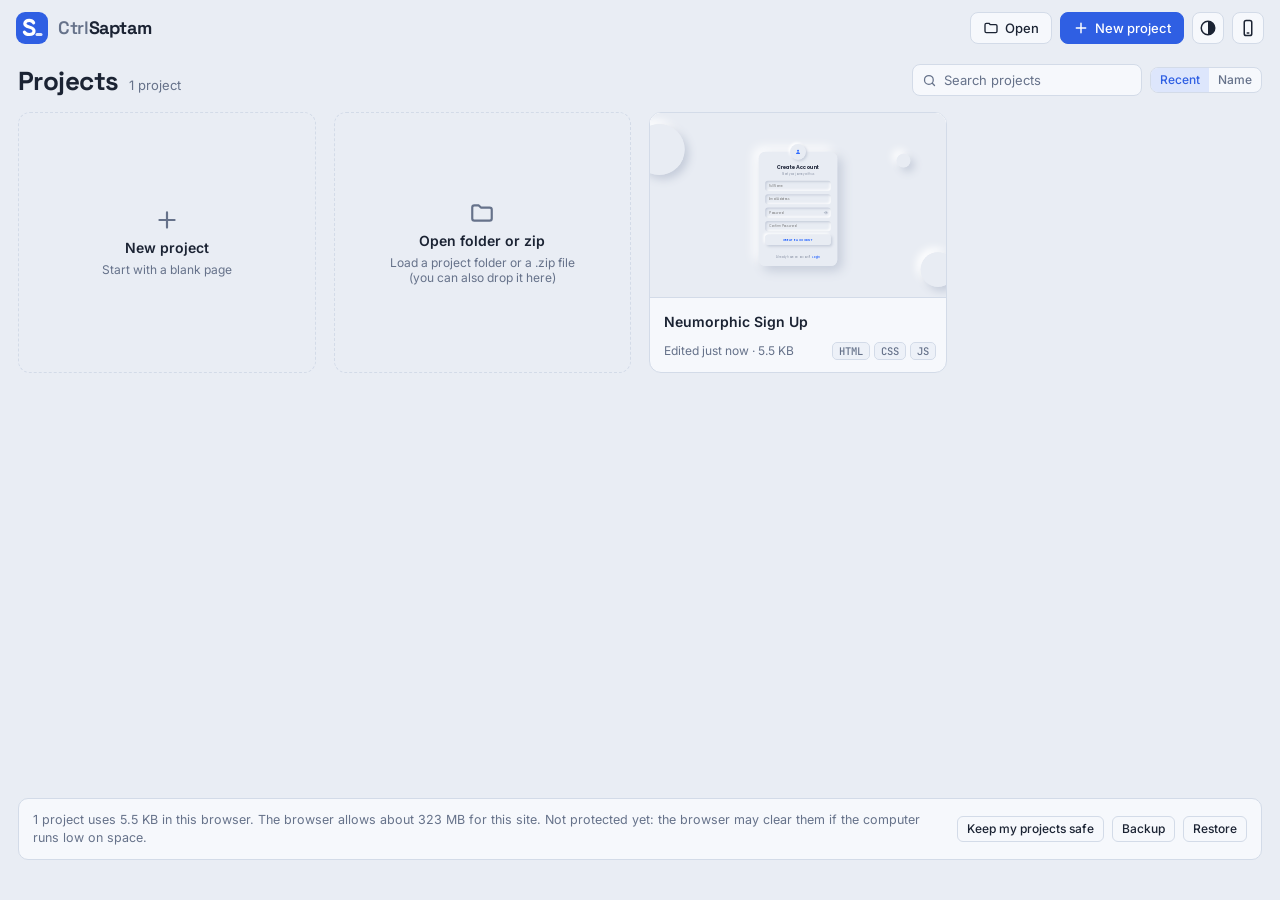
<file: index.html>
<!doctype html>
<html lang="en">
<head>
  <meta charset="utf-8">
  <meta name="viewport" content="width=device-width, initial-scale=1">
  <title>CtrlSaptam</title>
  <meta http-equiv="refresh" content="0; url=dashboard.html">
  <link rel="icon" type="image/svg+xml" href="assets/favicon.svg">
</head>
<body>
  <p><a href="dashboard.html">Open CtrlSaptam</a></p>
  <script>location.replace('dashboard.html');</script>
</body>
</html>
</file>
<file: css/base.css>
/* base.css: colours (light and dark), fonts, page background, the app shell. Used by both pages. */

/* CtrlSaptam
   Layout: a toolbar on top, then an editor pane and a live preview pane split by a draggable divider.
   The four layout options only change the grid direction and the order of the panes.
   When the app is narrow (a phone, or the Phone frame option) it switches to a stacked "compact" mode. */

:root {
  --bg: #e9edf4;
  --stage: #cdd5e3;
  --panel: #f6f8fc;
  --panel-2: #edf1f8;
  --line: #d3dbe8;
  --fg: #1b2333;
  --muted: #66728a;
  --accent: #2f5fe3;
  --accent-fg: #ffffff;
  --accent-soft: #dde6fc;
  --sel: #bcd0ff;
  --c-tag: #c2255c;
  --c-attr: #b25b00;
  --c-str: #2b8a3e;
  --c-num: #7048e8;
  --c-kw: #1c5fd6;
  --c-fn: #0b7285;
  --c-com: #8a94a8;
  --c-prop: #1864ab;
  --warn: #8a5a00;
  --warn-bg: #fff3d1;
  --err: #c92a2a;
  --err-bg: #ffe8e8;
  --font-ui: 'Inter', system-ui, -apple-system, 'Segoe UI', sans-serif;
  --font-code: 'JetBrains Mono', ui-monospace, 'SF Mono', Menlo, Consolas, monospace;
  --font-display: 'Space Grotesk', 'Inter', system-ui, sans-serif;
}
@media (prefers-color-scheme: dark) {
  :root:not([data-theme="light"]) {
    --bg: #0e1218; --stage: #05070a; --panel: #141922; --panel-2: #19202a; --line: #262e3b; --fg: #e3e8f2; --muted: #8d98ad;
    --accent: #7aa2ff; --accent-fg: #0d1424; --accent-soft: #1f2c4d; --sel: #2b4a8f;
    --c-tag: #ff7aa8; --c-attr: #f0a95a; --c-str: #8fd694; --c-num: #b69cff; --c-kw: #7ab0ff; --c-fn: #5fd0e0; --c-com: #6b768c; --c-prop: #8ec1ff;
    --warn: #f0c25a; --warn-bg: #2c2610; --err: #ff8787; --err-bg: #331a1c;
    color-scheme: dark;
  }
}
:root[data-theme="dark"] {
  --bg: #0e1218; --stage: #05070a; --panel: #141922; --panel-2: #19202a; --line: #262e3b; --fg: #e3e8f2; --muted: #8d98ad;
  --accent: #7aa2ff; --accent-fg: #0d1424; --accent-soft: #1f2c4d; --sel: #2b4a8f;
  --c-tag: #ff7aa8; --c-attr: #f0a95a; --c-str: #8fd694; --c-num: #b69cff; --c-kw: #7ab0ff; --c-fn: #5fd0e0; --c-com: #6b768c; --c-prop: #8ec1ff;
  --warn: #f0c25a; --warn-bg: #2c2610; --err: #ff8787; --err-bg: #331a1c;
  color-scheme: dark;
}

*, *::before, *::after { box-sizing: border-box; }
[hidden] { display: none !important; }
html, body { height: 100%; }
html { padding: 0; }
body {
  margin: 0;
  background: var(--bg);
  color: var(--fg);
  font: 14px/1.45 var(--font-ui);
  padding-left: max(16px, env(safe-area-inset-left, 0px));
  padding-right: max(16px, env(safe-area-inset-right, 0px));
  padding-block: 12px;
}
body.stage-bg { background: var(--stage); }
button, input, textarea { font: inherit; color: inherit; }
button { cursor: pointer; }
:focus-visible { outline: 2px solid var(--accent); outline-offset: 2px; }

.app { height: 100%; display: flex; flex-direction: column; gap: 10px; min-height: 0; }
</file>
<file: css/components.css>
/* components.css: buttons, switch, segmented buttons, menu. Used by both pages. */

.btn {
  display: inline-flex; align-items: center; gap: 6px; height: 32px; padding: 0 12px;
  border: 1px solid var(--line); border-radius: 8px; background: var(--panel); font-size: 13px; font-weight: 500;
}
.btn:hover { background: var(--panel-2); }
.btn.primary { background: var(--accent); border-color: var(--accent); color: var(--accent-fg); }
.btn.primary:hover { filter: brightness(1.08); }
.btn[aria-pressed="true"] { background: var(--accent-soft); border-color: var(--accent); color: var(--accent); }
.btn.sm { height: 26px; padding: 0 9px; font-size: 12px; border-radius: 6px; }
.switch span:last-child { white-space: nowrap; }
.btn.icon { width: 32px; padding: 0; justify-content: center; }
.btn.icon svg { display: block; }
.theme-btn span { display: none; line-height: 0; }
.theme-btn[data-state="auto"] .i-auto, .theme-btn[data-state="light"] .i-light, .theme-btn[data-state="dark"] .i-dark { display: block; }

.switch { display: inline-flex; align-items: center; gap: 8px; font-size: 13px; font-weight: 500; cursor: pointer; position: relative; }
.switch input { position: absolute; opacity: 0; width: 1px; height: 1px; }
.track { width: 32px; height: 18px; border-radius: 9px; background: var(--line); position: relative; transition: background .15s; }
.track::after { content: ""; position: absolute; top: 2px; left: 2px; width: 14px; height: 14px; border-radius: 50%; background: var(--panel); box-shadow: 0 1px 2px rgba(0,0,0,.3); transition: transform .15s; }
.switch input:checked + .track { background: var(--accent); }
.switch input:checked + .track::after { transform: translateX(14px); }
.switch input:focus-visible + .track { outline: 2px solid var(--accent); outline-offset: 2px; }

.seg { display: inline-flex; border: 1px solid var(--line); border-radius: 8px; overflow: hidden; background: var(--panel); }
.seg button { display: inline-flex; align-items: center; justify-content: center; border: 0; background: transparent; height: 30px; padding: 0 12px; font-size: 13px; font-weight: 500; color: var(--muted); }
.seg button:hover { color: var(--fg); }
.seg button[aria-pressed="true"] { background: var(--accent-soft); color: var(--accent); }
.seg.sm button { height: 24px; padding: 0 9px; font-size: 12px; }
#layouts button { padding: 0 9px; }
.view-seg { display: inline-flex; }
.view-seg button { min-width: 64px; }

/* "More" menu */
.menu-wrap { position: relative; }
.menu {
  position: absolute; right: 0; top: calc(100% + 6px); z-index: 30; min-width: 170px; padding: 4px; display: grid; gap: 2px;
  border: 1px solid var(--line); border-radius: 10px; background: var(--panel); box-shadow: 0 10px 30px rgba(0, 0, 0, .22);
}
.menu .item { height: 32px; padding: 0 10px; border: 0; border-radius: 6px; background: transparent; text-align: left; font-size: 13px; font-weight: 500; }
.menu .item:hover { background: var(--panel-2); }
.menu .item.armed { color: var(--err); background: var(--err-bg); }

/* Open chooser and drag-and-drop hint */
.menu.pop { position: fixed; right: auto; }
.drop-hint {
  position: fixed; inset: 12px; z-index: 60; display: grid; place-items: center; text-align: center; padding: 24px;
  border: 2px dashed var(--accent); border-radius: 16px; background: color-mix(in srgb, var(--bg) 86%, transparent);
  color: var(--accent); font-size: 17px; font-weight: 600; pointer-events: none;
}
</file>
<file: css/header.css>
/* header.css: the top bar (logo, Code/Both/Preview, actions) and its narrow-screen modes. Used by both pages. */

/* Toolbar */
/* Toolbar: brand left, Code/Both/Preview centred, actions right. On narrow widths it becomes two rows. */
.top { display: grid; grid-template-columns: minmax(0, 1fr) auto minmax(0, 1fr); align-items: center; gap: 8px 16px; }
.brand { justify-self: start; }
.view-seg { justify-self: center; }
.actions { justify-self: end; }
.brand { display: flex; align-items: center; gap: 10px; }
.brand { text-decoration: none; padding: 4px 8px 4px 4px; margin: -4px 0 -4px -4px; border: 0; border-radius: 10px; background: none; color: inherit; font: inherit; cursor: pointer; }
.brand:hover { background: var(--panel-2); }
.brand-name { font: 700 18px/1 var(--font-display); letter-spacing: -0.02em; }
.brand-name span { color: var(--muted); font-weight: 600; }
.logo { width: 32px; height: 32px; flex: none; display: block; }
.logo-bg { fill: var(--accent); }
.logo-s { fill: none; stroke: var(--accent-fg); stroke-width: 3.2; stroke-linecap: round; stroke-linejoin: round; }
.logo-cursor { fill: var(--accent-fg); opacity: .85; }
.actions { display: flex; align-items: center; gap: 14px; min-width: 0; }
.act-main, .act-tools { display: flex; align-items: center; gap: 8px; }
.act-main { min-width: 0; }

/* Compact mode: set by script.js whenever the app is 820px wide or less (phones, and the Phone frame) */
.app[data-compact] .lo-h,
.app[data-compact] .dev-seg,
.app[data-compact] .status { display: none; }
.app[data-compact] .view-seg button { min-width: 0; padding: 0 10px; }
.app[data-compact] .act-main, .app[data-compact] .act-tools { gap: 6px; }
.app[data-compact] .actions { gap: 8px; }
/* Two-row toolbar when the window is not wide enough for one row (also used on phones) */
.app[data-compact] .top, .app[data-tight] .top { grid-template-columns: minmax(0, 1fr) auto; }
.app[data-compact] .brand, .app[data-tight] .brand { grid-column: 1; grid-row: 1; }
.app[data-compact] .view-seg, .app[data-tight] .view-seg { grid-column: 2; grid-row: 1; justify-self: end; }
.app[data-compact] .actions, .app[data-tight] .actions { grid-column: 1 / -1; grid-row: 2; justify-self: stretch; justify-content: space-between; }
.app[data-compact] .brand-name { font-size: 16px; }
.app[data-compact] .logo { width: 28px; height: 28px; }
</file>
<file: css/layout.css>
/* layout.css: the Phone (9:16) frame, editor/preview panes, divider and the Code/Both/Preview views. */

/* Phone frame: the whole app becomes a 9:16 column, handy for screen recordings. */
.app.phone {
  aspect-ratio: 9 / 16;
  max-width: 100%;
  margin-inline: auto;
  padding: 12px;
  border: 1px solid var(--line);
  border-radius: 30px;
  background: var(--bg);
  box-shadow: 0 24px 70px rgba(0, 0, 0, .28);
}


/* Stage: the grid tracks are set from script.js, so the divider can be dragged in any layout */
.stage { flex: 1; min-height: 0; display: grid; }
.stage .editor-pane { order: 1; }
.stage .resizer { order: 2; }
.stage .preview-pane { order: 3; }
.stage[data-rev="1"] .editor-pane { order: 3; }
.stage[data-rev="1"] .preview-pane { order: 1; }
.pane { display: flex; flex-direction: column; min-height: 0; min-width: 0; border: 1px solid var(--line); border-radius: 12px; background: var(--panel); overflow: hidden; }

.resizer { position: relative; touch-action: none; }
.resizer::after { content: ""; position: absolute; border-radius: 2px; background: var(--line); transition: background .15s; }
.stage[data-dir="cols"] .resizer { cursor: col-resize; }
.stage[data-dir="cols"] .resizer::after { top: 50%; left: 3px; width: 4px; height: 44px; transform: translateY(-50%); }
.stage[data-dir="rows"] .resizer { cursor: row-resize; }
.stage[data-dir="rows"] .resizer::after { left: 50%; top: 3px; height: 4px; width: 44px; transform: translateX(-50%); }
.resizer:hover::after, .resizer:focus-visible::after, .stage.dragging .resizer::after { background: var(--accent); }
.stage.dragging { user-select: none; }
.stage.dragging .frames iframe { pointer-events: none !important; }


/* Code / Both / Preview: works at every width. Hidden pane and divider go away, the other pane fills the stage. */
.stage[data-view="code"] .preview-pane,
.stage[data-view="code"] .resizer,
.stage[data-view="preview"] .editor-pane,
.stage[data-view="preview"] .resizer { display: none; }
.stage[data-view="code"],
.stage[data-view="preview"] { grid-template-columns: minmax(0, 1fr) !important; grid-template-rows: minmax(0, 1fr) !important; }
.app[data-compact] .console { height: 130px; }

@media (prefers-reduced-motion: reduce) {
  *, *::before, *::after { transition: none !important; }
}
</file>
<file: css/dashboard.css>
/* dashboard.css: the project dashboard (cards, thumbnails, search, storage strip). */

.dash-actions { display: flex; align-items: center; gap: 8px; grid-column: 3; grid-row: 1; justify-self: end; }
.app[data-compact] .dash-actions, .app[data-tight] .dash-actions { grid-column: 2; }
.btn svg { flex: none; }

.dash { flex: 1; min-height: 0; overflow: auto; display: flex; flex-direction: column; gap: 16px; padding: 10px 2px 28px; }
.dash-head { display: flex; flex-wrap: wrap; align-items: flex-end; justify-content: space-between; gap: 12px 16px; }
.dash-title { display: flex; align-items: baseline; gap: 10px; }
.dash-title h2 { margin: 0; font: 700 26px/1.1 var(--font-display); letter-spacing: -0.02em; }
.dash-count { font-size: 13px; color: var(--muted); }
.dash-tools { display: flex; flex-wrap: wrap; align-items: center; gap: 8px; }
.search { position: relative; display: flex; align-items: center; }
.search svg { position: absolute; left: 10px; color: var(--muted); pointer-events: none; }
.search input { width: 230px; max-width: 100%; height: 32px; padding: 0 10px 0 31px; border: 1px solid var(--line); border-radius: 8px; background: var(--panel); color: var(--fg); font-size: 13px; }
.search input::placeholder { color: var(--muted); }
.dash-note { margin: 0; font-size: 13px; color: var(--muted); }
#dash-persist { padding: 8px 12px; border-radius: 8px; background: var(--warn-bg); color: var(--warn); }

.grid { --s: .25; display: grid; grid-template-columns: repeat(auto-fill, minmax(270px, 1fr)); gap: 18px; align-content: start; }
.card { position: relative; display: flex; flex-direction: column; min-width: 0; border: 1px solid var(--line); border-radius: 12px; background: var(--panel); overflow: hidden; transition: border-color .15s, box-shadow .15s; }
.card:hover, .card:focus-within { border-color: var(--accent); box-shadow: 0 10px 28px rgba(0, 0, 0, .16); }
.thumb { position: relative; aspect-ratio: 16 / 10; overflow: hidden; background: #fff; border-bottom: 1px solid var(--line); }
.thumb-in { position: absolute; inset: 0; overflow: hidden; }
.thumb-frame { position: absolute; left: 0; top: 0; width: 1280px; height: 800px; border: 0; background: #fff; transform: scale(var(--s)); transform-origin: 0 0; pointer-events: none; opacity: 0; transition: opacity .25s; }
.card.ready .thumb-frame { opacity: 1; }
.thumb-note { position: absolute; inset: 0; display: grid; place-items: center; color: #7b8498; font-size: 12px; }
.card.ready .thumb-note { display: none; }
.thumb-tag { position: absolute; left: 8px; top: 8px; z-index: 1; display: inline-flex; align-items: center; gap: 5px; padding: 3px 8px; border-radius: 999px; background: rgba(15, 18, 24, .74); color: #fff; font-size: 11px; font-weight: 500; }
.thumb-tag svg { width: 12px; height: 12px; }
.card-body { display: flex; flex-direction: column; gap: 6px; padding: 10px 10px 12px 14px; min-width: 0; }
.card-top { display: flex; align-items: center; justify-content: space-between; gap: 6px; min-width: 0; min-height: 28px; }
.card-open { min-width: 0; padding: 0; border: 0; background: none; text-align: left; color: var(--fg); font: 600 14px/1.3 var(--font-ui); overflow: hidden; text-overflow: ellipsis; white-space: nowrap; }
.card-open::after { content: ''; position: absolute; inset: 0; z-index: 1; }
.card-rename { position: relative; z-index: 3; flex: 1; min-width: 0; height: 28px; padding: 0 8px; border: 1px solid var(--accent); border-radius: 6px; background: var(--bg); color: var(--fg); font: 600 14px var(--font-ui); }
.card-actions { position: relative; z-index: 2; display: flex; gap: 2px; flex: none; opacity: 0; transition: opacity .15s; }
.card:hover .card-actions, .card:focus-within .card-actions { opacity: 1; }
@media (hover: none) { .card-actions { opacity: 1; } }
.icon-btn { display: grid; place-items: center; min-width: 28px; height: 28px; padding: 0; border: 0; border-radius: 6px; background: transparent; color: var(--muted); font-size: 12px; font-weight: 600; }
.icon-btn:hover { background: var(--panel-2); color: var(--fg); }
.icon-btn.danger:hover { color: var(--err); }
.icon-btn.armed { padding: 0 8px; background: var(--err-bg); color: var(--err); }
.card-meta { display: flex; align-items: center; justify-content: space-between; gap: 8px; font-size: 12px; color: var(--muted); }
.chips { display: inline-flex; gap: 4px; }
.chip { padding: 1px 6px; border: 1px solid var(--line); border-radius: 5px; background: var(--panel-2); font: 500 10.5px var(--font-code); }

.tile { display: flex; flex-direction: column; align-items: center; justify-content: center; gap: 6px; min-height: 210px; padding: 18px; border: 1.5px dashed var(--line); border-radius: 12px; background: transparent; color: var(--muted); font: 14px var(--font-ui); text-align: center; transition: border-color .15s, color .15s, background .15s; }
.tile strong { color: var(--fg); font-weight: 600; }
.tile small { max-width: 210px; font-size: 12px; }
.tile:hover { border-color: var(--accent); background: var(--accent-soft); color: var(--accent); }
.tile:hover strong { color: var(--accent); }
.tile-new { order: -2; }
.tile-open { order: -1; }

.app[data-compact] .grid { grid-template-columns: minmax(0, 1fr); }
.app[data-compact] .dash-title h2 { font-size: 22px; }
.app[data-compact] .dash-tools { width: 100%; }
.app[data-compact] .search { flex: 1; }
.app[data-compact] .search input { width: 100%; }
.app[data-compact] .dash-actions .lbl { display: none; }
.app[data-compact] .dash-actions .btn { width: 34px; padding: 0; justify-content: center; }
.app[data-compact] .tile { min-height: 120px; }

/* Message line (the dashboard's version of the editor's status text) */
.toast { margin: 0; font-size: 13px; color: var(--muted); }
.toast:empty { display: none; }

/* Storage strip at the bottom of the dashboard */
.dash-storage { display: flex; flex-wrap: wrap; align-items: center; justify-content: space-between; gap: 10px 16px; margin-top: auto; padding: 12px 14px; border: 1px solid var(--line); border-radius: 10px; background: var(--panel); }
.dash-storage p { margin: 0; flex: 1 1 320px; min-width: 0; font-size: 12.5px; color: var(--muted); }
.dash-storage-actions { display: flex; flex-wrap: wrap; gap: 8px; }
</file>
<file: css/editor.css>
/* editor.css: file tabs, the code editor, syntax colours and the project folder controls. */

/* Editor */
.tabs { display: flex; gap: 2px; padding: 6px 6px 0; background: var(--panel-2); border-bottom: 1px solid var(--line); overflow-x: auto; }
.tab {
  display: inline-flex; align-items: center; gap: 8px; height: 32px; padding: 0 14px; border: 1px solid transparent; border-bottom: 0;
  border-radius: 8px 8px 0 0; background: transparent; color: var(--muted); font: 500 12.5px var(--font-code); white-space: nowrap;
}
.tab:hover { color: var(--fg); }
.tab[aria-selected="true"] { background: var(--panel); border-color: var(--line); color: var(--fg); margin-bottom: -1px; height: 33px; }
.dot { width: 8px; height: 8px; border-radius: 50%; background: var(--c-tag); }
.tab[data-id="css"] .dot { background: var(--c-prop); }
.tab[data-id="js"] .dot { background: var(--c-attr); }

/* Editor: a transparent textarea sits on top of a highlighted copy of the code.
   Both wrap long lines the same way. Line numbers are CSS counters inside the highlighted copy,
   so they stay lined up with the first row of every wrapped line. */
.code { position: relative; flex: 1; min-height: 0; --num: 46px; }
.gutter-bg { position: absolute; top: 0; bottom: 0; left: 0; width: var(--num); background: var(--panel-2); border-right: 1px solid var(--line); }
.code pre, .code textarea {
  position: absolute; inset: 0; margin: 0; width: 100%; height: 100%; border: 0; border-radius: 0;
  padding: 12px 16px 80px calc(var(--num) + 14px);
  font: 13px/20px var(--font-code); font-variant-ligatures: none; letter-spacing: 0; tab-size: 2; -moz-tab-size: 2;
  white-space: pre-wrap; overflow-wrap: break-word; word-break: normal; overflow-x: hidden; overflow-y: scroll;
}
.code pre { pointer-events: none; color: var(--fg); background: transparent; counter-reset: ln; scrollbar-color: transparent transparent; }
.code pre::-webkit-scrollbar { background: transparent; }
.code pre::-webkit-scrollbar-thumb { background: transparent; }
.code pre .l { position: relative; min-height: 20px; counter-increment: ln; }
.code pre .l::before {
  content: counter(ln); position: absolute; left: calc(-1 * (var(--num) + 14px)); width: calc(var(--num) - 10px);
  text-align: right; color: var(--muted); opacity: .75; font-variant-numeric: tabular-nums; user-select: none;
}
.code textarea { resize: none; outline: none; background: transparent; color: transparent; -webkit-text-fill-color: transparent; caret-color: var(--fg); }
.code textarea::selection { background: var(--sel); -webkit-text-fill-color: transparent; }
.code textarea::placeholder { color: var(--muted); -webkit-text-fill-color: var(--muted); }
.t-tag { color: var(--c-tag); }
.t-attr { color: var(--c-attr); }
.t-str { color: var(--c-str); }
.t-num { color: var(--c-num); }
.t-kw { color: var(--c-kw); }
.t-fn { color: var(--c-fn); }
.t-com { color: var(--c-com); font-style: italic; }
.t-prop { color: var(--c-prop); }
.t-punc { color: var(--muted); }


/* Project folder controls on the right of the tab bar */
.proj { margin-left: auto; padding-left: 8px; display: flex; align-items: center; align-self: center; gap: 8px; flex: none; margin-bottom: 4px; }
.proj-info { display: inline-flex; align-items: center; gap: 6px; min-width: 0; color: var(--muted); font-size: 12px; font-weight: 500; }
.proj-info svg { flex: none; }
.proj-name { max-width: 150px; overflow: hidden; text-overflow: ellipsis; white-space: nowrap; }
.btn.sm svg { flex: none; }
#save-folder.dirty::after { content: ''; width: 6px; height: 6px; border-radius: 50%; background: var(--accent); }
.app[data-compact] #open-folder-btn, .app[data-compact] .proj-name { display: none; }
</file>
<file: css/preview.css>
/* preview.css: the preview bar, preview frames and console. */

.status { font-size: 12px; color: var(--muted); min-width: 0; white-space: nowrap; overflow: hidden; text-overflow: ellipsis; margin-right: auto; }

/* Preview. Two stacked frames: the new page loads in the hidden one and is shown only when ready, so updates never flash. */
.pv-bar { display: flex; flex-wrap: wrap; align-items: center; justify-content: space-between; gap: 6px 10px; padding: 6px 8px 6px 14px; min-height: 40px; background: var(--panel-2); border-bottom: 1px solid var(--line); }
.pv-bar .pv-title { flex: none; }
.pv-title { font-size: 12px; font-weight: 600; letter-spacing: .06em; text-transform: uppercase; color: var(--muted); }
.pv-tools { display: flex; flex-wrap: wrap; align-items: center; gap: 6px; }
.badge { min-width: 18px; padding: 0 5px; border-radius: 9px; background: var(--accent-soft); color: var(--accent); font-size: 11px; line-height: 18px; text-align: center; }
.badge.err { background: var(--err-bg); color: var(--err); }
.frame-wrap { flex: 1; min-height: 0; display: flex; justify-content: center; overflow: auto; background: var(--panel-2); }
.frames { position: relative; flex: none; width: 100%; height: 100%; overflow: hidden; }
.frames iframe { position: absolute; inset: 0 -1px -1px 0; width: calc(100% + 1px); height: calc(100% + 1px); border: 0; background: #fff; opacity: 0; pointer-events: none; }
.frames iframe.is-front { opacity: 1; pointer-events: auto; z-index: 1; }
.frame-wrap[data-device="tablet"] .frames,
.frame-wrap[data-device="phone"] .frames {
  max-width: 100%; height: calc(100% - 24px); margin: 12px 0; border-radius: 10px; border: 1px solid var(--line); box-shadow: 0 6px 24px rgba(0, 0, 0, .18);
}
.frame-wrap[data-device="tablet"] .frames { width: 768px; }
.frame-wrap[data-device="phone"] .frames { width: 390px; }

.console { display: flex; flex-direction: column; height: 190px; min-height: 0; border-top: 1px solid var(--line); background: var(--panel); }
.console-head { display: flex; align-items: center; justify-content: space-between; gap: 8px; padding: 4px 8px 4px 14px; border-bottom: 1px solid var(--line); background: var(--panel-2); }
.console-actions { display: inline-flex; gap: 6px; }
.console-body { flex: 1; min-height: 0; overflow: auto; font: 12.5px/1.5 var(--font-code); }
.console-empty { padding: 10px 14px; color: var(--muted); font: 12.5px var(--font-ui); }
.line { padding: 3px 14px; border-bottom: 1px solid var(--line); white-space: pre-wrap; overflow-wrap: anywhere; }
.line.warn { background: var(--warn-bg); color: var(--warn); }
.line.error { background: var(--err-bg); color: var(--err); }
</file>
